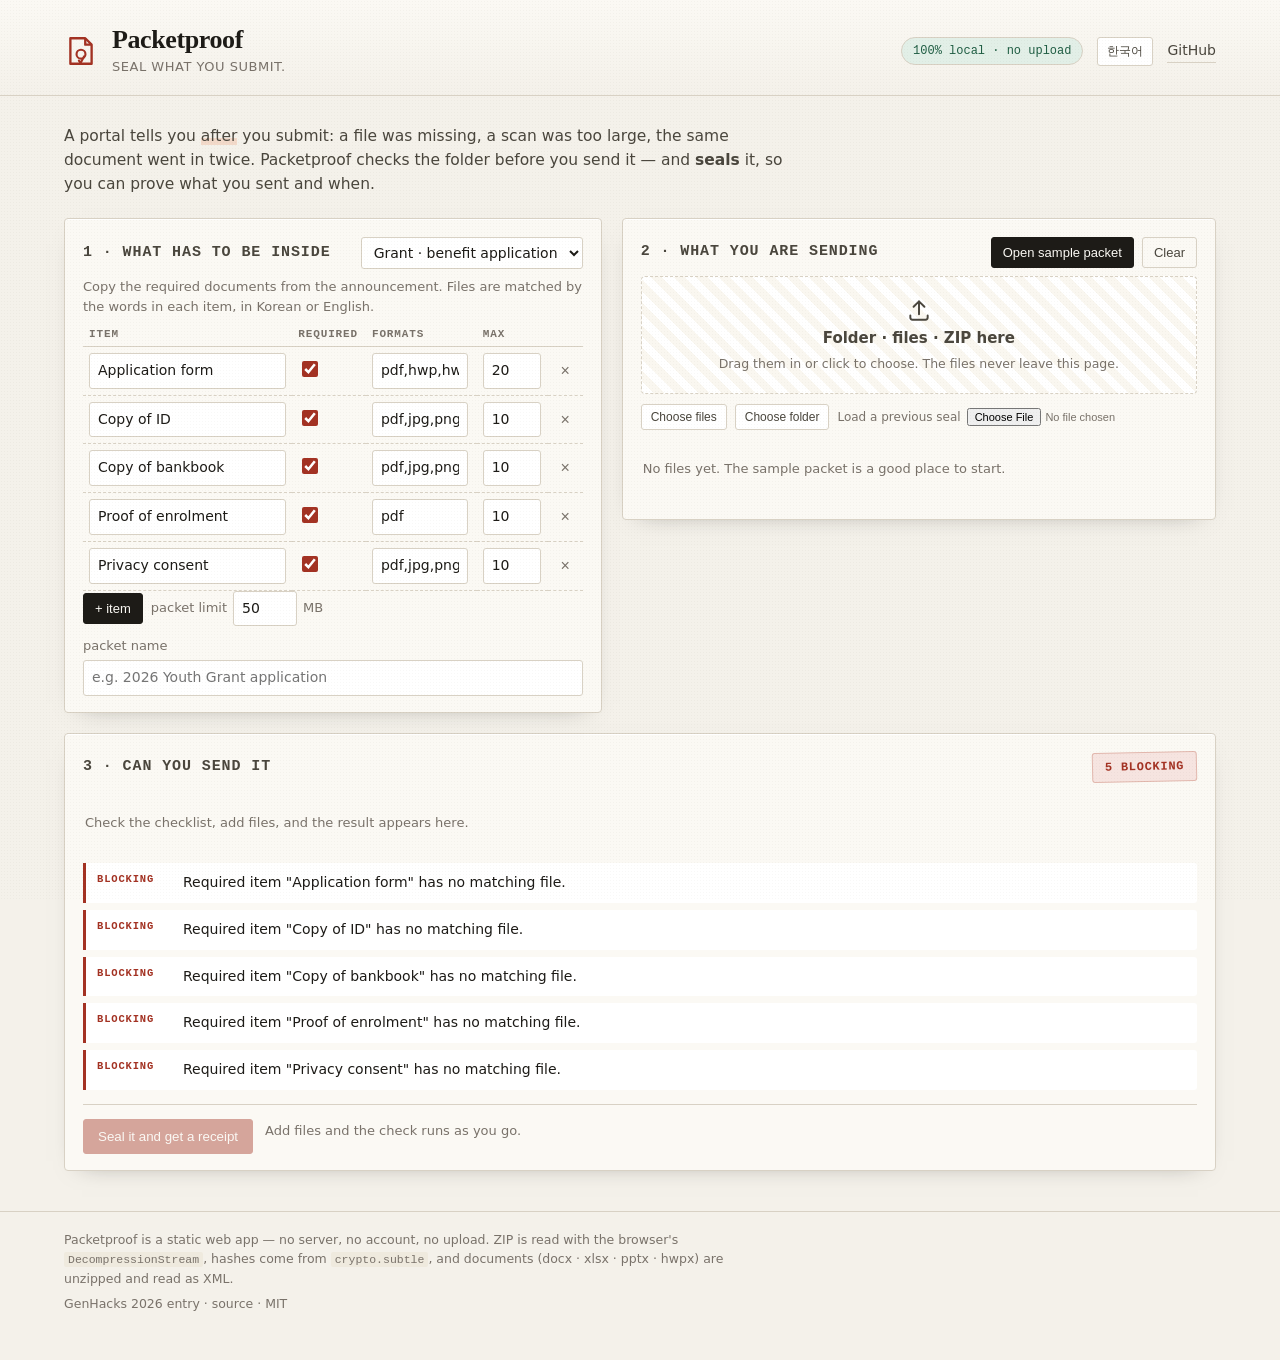
<file: docs/index.html>
<!doctype html>
<html lang="en">
<head>
<meta charset="utf-8" />
<meta name="viewport" content="width=device-width, initial-scale=1" />
<title>Packetproof — seal what you submit</title>
<meta name="description" content="Check a submission packet in the browser: missing files, wrong formats, duplicate attachments, leaked ID numbers — and seal a SHA-256 receipt. No upload, no server." />
<link rel="stylesheet" href="style.css" />
<link rel="icon" href="data:image/svg+xml,%3Csvg xmlns='http://www.w3.org/2000/svg' viewBox='0 0 32 32'%3E%3Crect width='32' height='32' fill='%23f4f1ea'/%3E%3Cpath d='M11 6h9l4 4v16H11z' fill='none' stroke='%23a33223' stroke-width='2'/%3E%3C/svg%3E" />
</head>
<body>
<header class="masthead">
  <div class="brand">
    <div class="mark" aria-hidden="true">
      <svg viewBox="0 0 32 32" width="34" height="34"><path d="M6 4h14l6 6v18H6z" fill="none" stroke="currentColor" stroke-width="2.2" stroke-linejoin="round"/><path d="M20 4v6h6" fill="none" stroke="currentColor" stroke-width="2.2" stroke-linejoin="round"/><circle cx="16" cy="19" r="4.2" fill="none" stroke="currentColor" stroke-width="2"/><path d="M14 25l1.6 2.2L19 21" fill="none" stroke="currentColor" stroke-width="2" stroke-linecap="round"/></svg>
    </div>
    <div>
      <h1>Packetproof</h1>
      <p class="tagline" data-i18n="tagline">Seal what you submit.</p>
    </div>
  </div>
  <div class="brand-right">
    <span class="pill" id="privacy-pill" data-i18n="privacy">100% local · no upload</span>
    <button class="btn tiny lang" id="lang-btn" type="button">한국어</button>
    <a class="ghost-link" href="https://github.com/qkrrkdhzdl-arch/packetproof" target="_blank" rel="noopener">GitHub</a>
  </div>
</header>

<main>
  <section class="intro">
    <p data-i18n-html="intro"></p>
  </section>

  <div class="grid">
    <!-- checklist -->
    <section class="card" id="checklist-card">
      <div class="card-head">
        <h2 data-i18n="step1">1 · what has to be inside</h2>
        <select id="preset-select" aria-label="checklist preset"></select>
      </div>
      <p class="hint" data-i18n="step1hint"></p>
      <div class="table-wrap">
        <table class="checklist" id="checklist-table">
          <thead>
            <tr>
              <th data-i18n="colItem">item</th>
              <th data-i18n="colReq">required</th>
              <th data-i18n="colExt">formats</th>
              <th data-i18n="colMax">max</th>
              <th></th>
            </tr>
          </thead>
          <tbody></tbody>
        </table>
      </div>
      <div class="row-actions">
        <button class="btn small" id="add-item" data-i18n="addItem">+ item</button>
        <label class="total-field"><span data-i18n="totalLimit">packet limit</span>
          <input type="number" id="total-mb" min="1" max="2000" step="1" /> MB
        </label>
      </div>
      <div class="packet-name">
        <label><span data-i18n="packetName">packet name</span>
          <input type="text" id="packet-name" data-i18n-ph="packetPlaceholder" placeholder="e.g. 2026 Youth Grant application" />
        </label>
      </div>
    </section>

    <!-- files -->
    <section class="card" id="files-card">
      <div class="card-head">
        <h2 data-i18n="step2">2 · what you are sending</h2>
        <div class="row-actions">
          <button class="btn small" id="sample-btn" data-i18n="sample">Open sample packet</button>
          <button class="btn small ghost" id="clear-btn" data-i18n="clear">Clear</button>
        </div>
      </div>
      <div id="dropzone" class="dropzone" tabindex="0" role="button" aria-label="drop files, a folder or a ZIP">
        <div class="dz-inner">
          <svg viewBox="0 0 24 24" width="26" height="26" aria-hidden="true"><path d="M12 16V4m0 0L7 9m5-5l5 5M4 17v2a2 2 0 002 2h12a2 2 0 002-2v-2" fill="none" stroke="currentColor" stroke-width="1.8" stroke-linecap="round" stroke-linejoin="round"/></svg>
          <strong data-i18n="dzTitle">Folder · files · ZIP here</strong>
          <span data-i18n="dzSub"></span>
        </div>
        <input type="file" id="file-input" multiple hidden />
        <input type="file" id="folder-input" webkitdirectory directory multiple hidden />
      </div>
      <div class="row-actions sub">
        <button class="btn tiny" id="pick-files" data-i18n="pickFiles">Choose files</button>
        <button class="btn tiny" id="pick-folder" data-i18n="pickFolder">Choose folder</button>
        <label class="tiny-label"><span data-i18n="prevSeal">Load a previous seal</span> <input type="file" id="prev-manifest" accept="application/json" /></label>
      </div>
      <div id="files-list" class="files"></div>
    </section>
  </div>

  <!-- verdict -->
  <section class="card" id="result-card">
    <div class="card-head">
      <h2 data-i18n="step3">3 · can you send it</h2>
      <div class="verdict-badge" id="verdict" data-state="empty">waiting</div>
    </div>
    <div id="findings" class="findings"></div>
    <div class="seal-row">
      <button class="btn primary" id="seal-btn" disabled data-i18n="seal">Seal it and get a receipt</button>
      <span class="hint" id="seal-hint"></span>
    </div>
    <div id="receipt" class="receipt" hidden></div>
  </section>
</main>

<footer>
  <p data-i18n-html="footer1"></p>
  <p class="muted"><span data-i18n="footer2">GenHacks 2026 entry · source · MIT</span></p>
</footer>

<script type="module" src="app.js"></script>
</body>
</html>
</file>
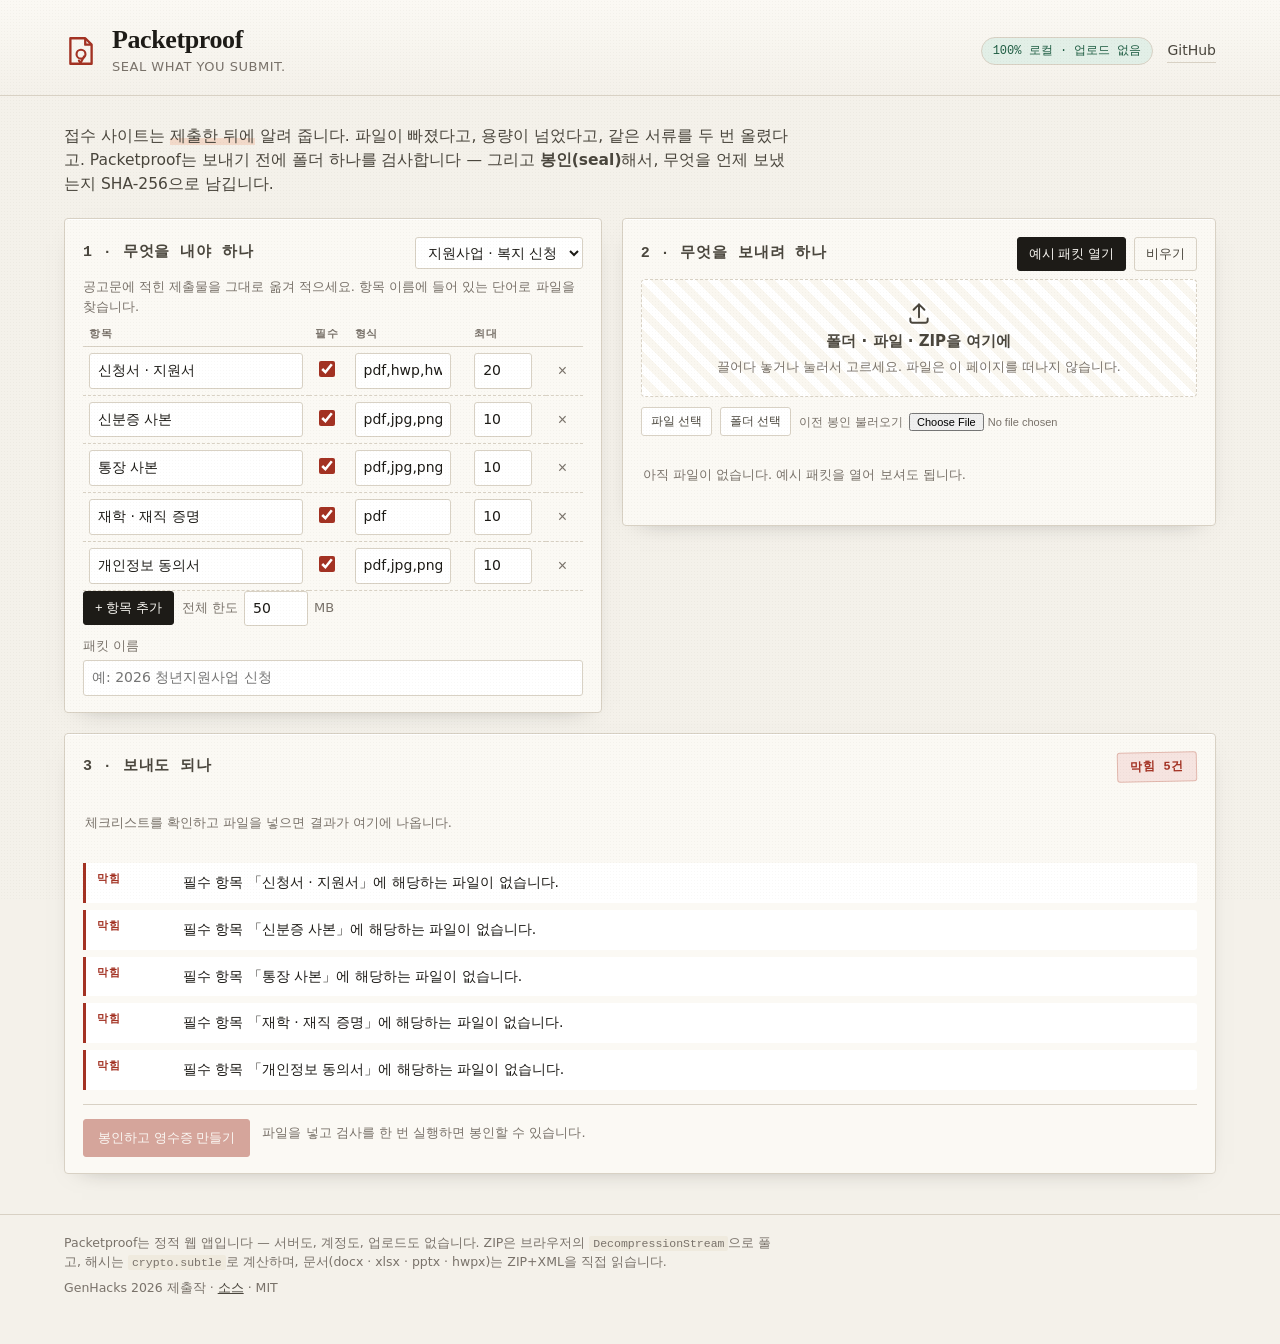
<file: web/index.html>
<!doctype html>
<html lang="ko">
<head>
<meta charset="utf-8" />
<meta name="viewport" content="width=device-width, initial-scale=1" />
<title>Packetproof — seal what you submit</title>
<meta name="description" content="Check a submission packet in the browser: missing files, wrong formats, duplicate attachments, leaked ID numbers — and seal a SHA-256 receipt. No upload, no server." />
<link rel="stylesheet" href="style.css" />
<link rel="icon" href="data:image/svg+xml,%3Csvg xmlns='http://www.w3.org/2000/svg' viewBox='0 0 32 32'%3E%3Crect width='32' height='32' fill='%23f4f1ea'/%3E%3Cpath d='M11 6h9l4 4v16H11z' fill='none' stroke='%23a33223' stroke-width='2'/%3E%3C/svg%3E" />
</head>
<body>
<header class="masthead">
  <div class="brand">
    <div class="mark" aria-hidden="true">
      <svg viewBox="0 0 32 32" width="34" height="34"><path d="M6 4h14l6 6v18H6z" fill="none" stroke="currentColor" stroke-width="2.2" stroke-linejoin="round"/><path d="M20 4v6h6" fill="none" stroke="currentColor" stroke-width="2.2" stroke-linejoin="round"/><circle cx="16" cy="19" r="4.2" fill="none" stroke="currentColor" stroke-width="2"/><path d="M14 25l1.6 2.2L19 21" fill="none" stroke="currentColor" stroke-width="2" stroke-linecap="round"/></svg>
    </div>
    <div>
      <h1>Packetproof</h1>
      <p class="tagline">Seal what you submit.</p>
    </div>
  </div>
  <div class="brand-right">
    <span class="pill" id="privacy-pill" title="파일은 이 브라우저 밖으로 나가지 않습니다">100% 로컬 · 업로드 없음</span>
    <a class="ghost-link" href="https://github.com/qkrrkdhzdl-arch/packetproof" target="_blank" rel="noopener">GitHub</a>
  </div>
</header>

<main>
  <section class="intro">
    <p>
      접수 사이트는 <em>제출한 뒤에</em> 알려 줍니다. 파일이 빠졌다고, 용량이 넘었다고, 같은 서류를 두 번 올렸다고.
      Packetproof는 보내기 전에 폴더 하나를 검사합니다 — 그리고 <strong>봉인(seal)</strong>해서, 무엇을 언제 보냈는지 SHA-256으로 남깁니다.
    </p>
  </section>

  <div class="grid">
    <!-- ── 왼쪽: 체크리스트 ────────────────────────────────── -->
    <section class="card" id="checklist-card">
      <div class="card-head">
        <h2>1 · 무엇을 내야 하나</h2>
        <select id="preset-select" aria-label="체크리스트 프리셋"></select>
      </div>
      <p class="hint">공고문에 적힌 제출물을 그대로 옮겨 적으세요. 항목 이름에 들어 있는 단어로 파일을 찾습니다.</p>
      <div class="table-wrap">
        <table class="checklist" id="checklist-table">
          <thead>
            <tr><th>항목</th><th>필수</th><th>형식</th><th>최대</th><th></th></tr>
          </thead>
          <tbody></tbody>
        </table>
      </div>
      <div class="row-actions">
        <button class="btn small" id="add-item">+ 항목 추가</button>
        <label class="total-field">전체 한도
          <input type="number" id="total-mb" min="1" max="2000" step="1" /> MB
        </label>
      </div>
      <div class="packet-name">
        <label>패킷 이름 <input type="text" id="packet-name" placeholder="예: 2026 청년지원사업 신청" /></label>
      </div>
    </section>

    <!-- ── 오른쪽: 파일 ─────────────────────────────────── -->
    <section class="card" id="files-card">
      <div class="card-head">
        <h2>2 · 무엇을 보내려 하나</h2>
        <div class="row-actions">
          <button class="btn small" id="sample-btn">예시 패킷 열기</button>
          <button class="btn small ghost" id="clear-btn">비우기</button>
        </div>
      </div>
      <div id="dropzone" class="dropzone" tabindex="0" role="button" aria-label="파일·폴더·ZIP을 끌어다 놓거나 눌러서 선택">
        <div class="dz-inner">
          <svg viewBox="0 0 24 24" width="26" height="26" aria-hidden="true"><path d="M12 16V4m0 0L7 9m5-5l5 5M4 17v2a2 2 0 002 2h12a2 2 0 002-2v-2" fill="none" stroke="currentColor" stroke-width="1.8" stroke-linecap="round" stroke-linejoin="round"/></svg>
          <strong>폴더 · 파일 · ZIP을 여기에</strong>
          <span>끌어다 놓거나 눌러서 고르세요. 파일은 이 페이지를 떠나지 않습니다.</span>
        </div>
        <input type="file" id="file-input" multiple hidden />
        <input type="file" id="folder-input" webkitdirectory directory multiple hidden />
      </div>
      <div class="row-actions sub">
        <button class="btn tiny" id="pick-files">파일 선택</button>
        <button class="btn tiny" id="pick-folder">폴더 선택</button>
        <label class="tiny-label">이전 봉인 불러오기 <input type="file" id="prev-manifest" accept="application/json" /></label>
      </div>
      <div id="files-list" class="files"></div>
    </section>
  </div>

  <!-- ── 결과 ─────────────────────────────────────────── -->
  <section class="card" id="result-card">
    <div class="card-head">
      <h2>3 · 보내도 되나</h2>
      <div class="verdict-badge" id="verdict" data-state="empty">검사 대기</div>
    </div>
    <div id="findings" class="findings"></div>
    <div class="seal-row">
      <button class="btn primary" id="seal-btn" disabled>봉인하고 영수증 만들기</button>
      <span class="hint" id="seal-hint">파일을 넣고 검사를 한 번 실행하면 봉인할 수 있습니다.</span>
    </div>
    <div id="receipt" class="receipt" hidden></div>
  </section>
</main>

<footer>
  <p>
    Packetproof는 정적 웹 앱입니다 — 서버도, 계정도, 업로드도 없습니다.
    ZIP은 브라우저의 <code>DecompressionStream</code>으로 풀고, 해시는 <code>crypto.subtle</code>로 계산하며,
    문서(docx · xlsx · pptx · hwpx)는 ZIP+XML을 직접 읽습니다.
  </p>
  <p class="muted">GenHacks 2026 제출작 · <a href="https://github.com/qkrrkdhzdl-arch/packetproof">소스</a> · MIT</p>
</footer>

<script type="module" src="app.js"></script>
</body>
</html>
</file>
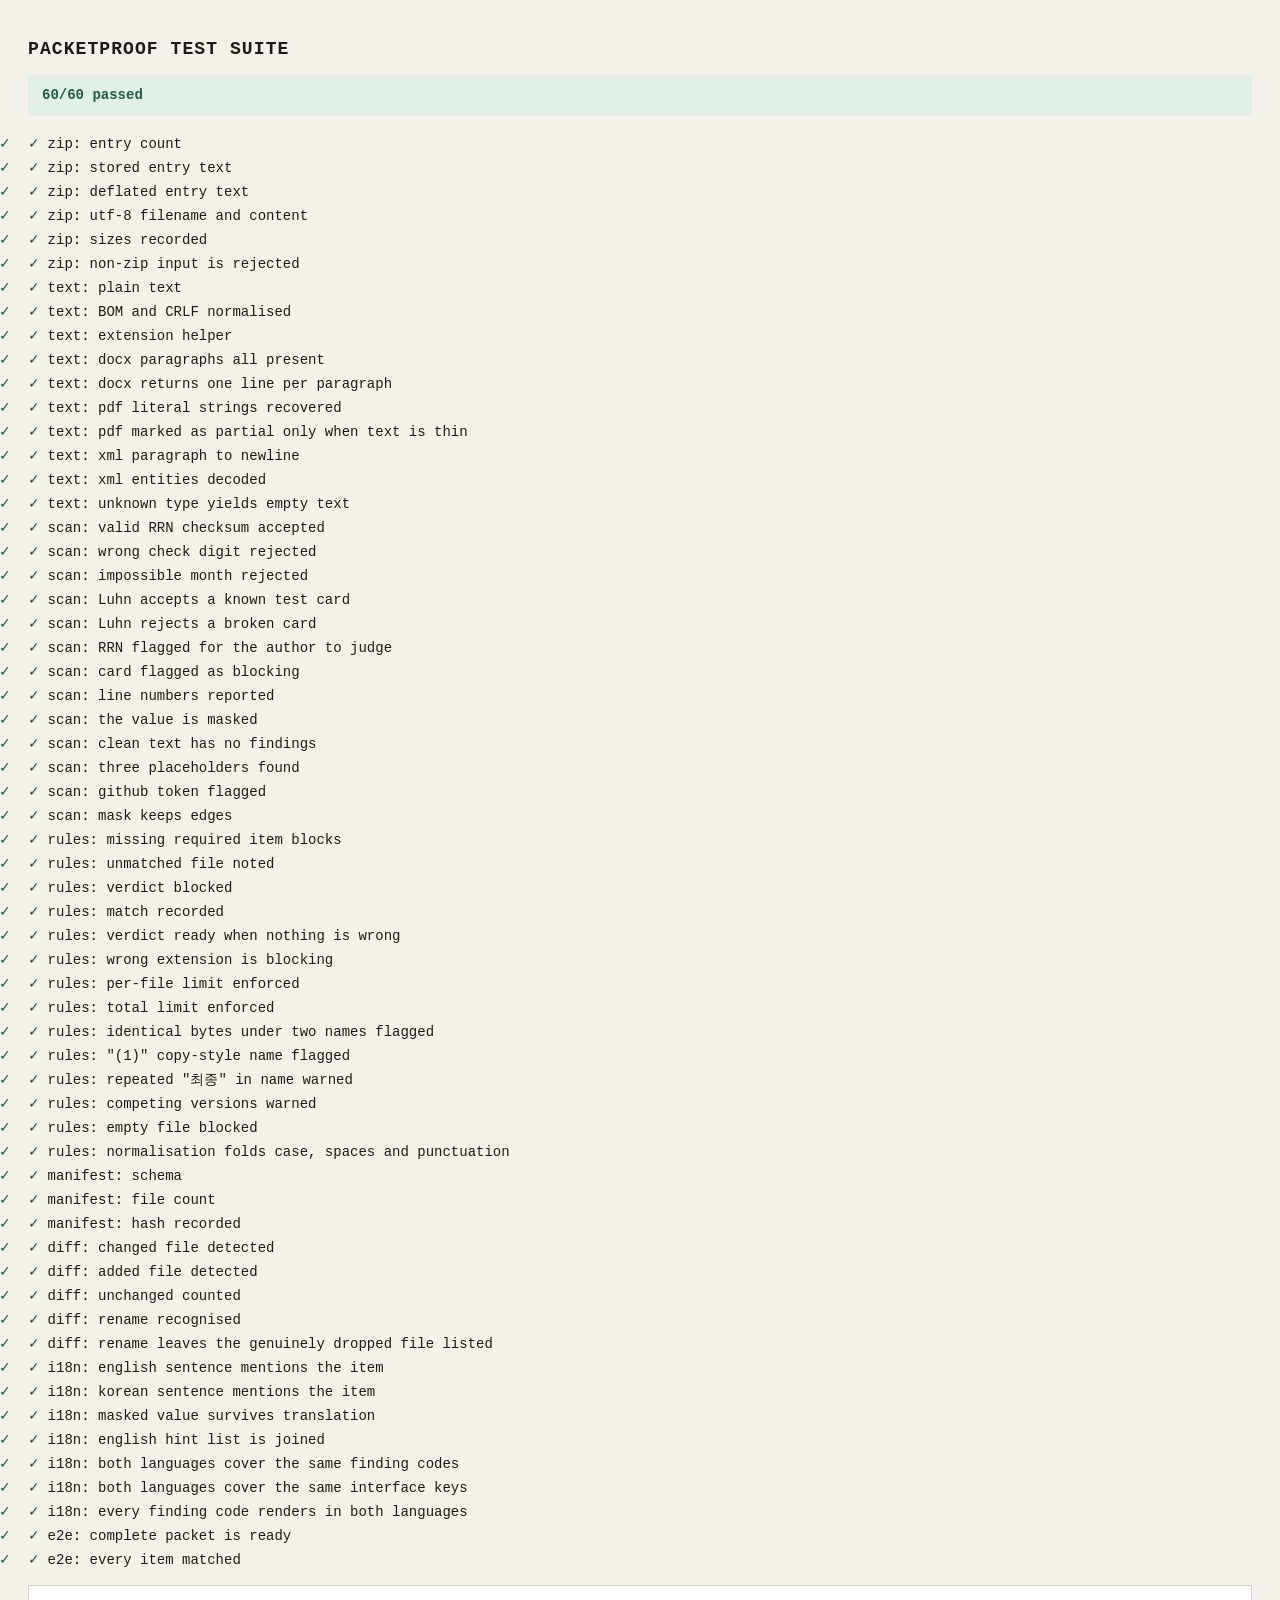
<file: docs/tests.html>
<!doctype html>
<html lang="en">
<head>
<meta charset="utf-8" />
<title>Packetproof · tests</title>
<link rel="icon" href="data:image/svg+xml,%3Csvg xmlns='http://www.w3.org/2000/svg' viewBox='0 0 32 32'%3E%3Crect width='32' height='32' fill='%23f4f1ea'/%3E%3C/svg%3E" />
<style>
  body { font: 14px/1.5 ui-monospace, monospace; background: #f4f1ea; color: #1d1b17; margin: 0; padding: 24px 28px 60px; }
  h1 { font-size: 18px; letter-spacing: .06em; text-transform: uppercase; }
  .summary { padding: 10px 14px; border-radius: 4px; margin: 12px 0 18px; font-weight: 600; }
  .ok { background: #e2efe7; color: #1f5d43; }
  .fail { background: #f6e4e0; color: #a33223; }
  li { margin: 3px 0; }
  .pass::marker { content: "✓  "; color: #1f5d43; }
  .fail-item::marker { content: "✗  "; color: #a33223; }
  ul { list-style: none; padding: 0; }
  li::before { display: inline-block; width: 1.4em; }
  li.pass::before { content: "✓"; color: #1f5d43; }
  li.fail-item::before { content: "✗"; color: #a33223; }
  pre { background: #fff; border: 1px solid #d8d1c4; padding: 10px; overflow: auto; }
</style>
</head>
<body>
<h1>Packetproof test suite</h1>
<div id="summary" class="summary">running…</div>
<ul id="list"></ul>
<pre id="detail"></pre>
<script type="module" src="tests.js"></script>
</body>
</html>
</file>
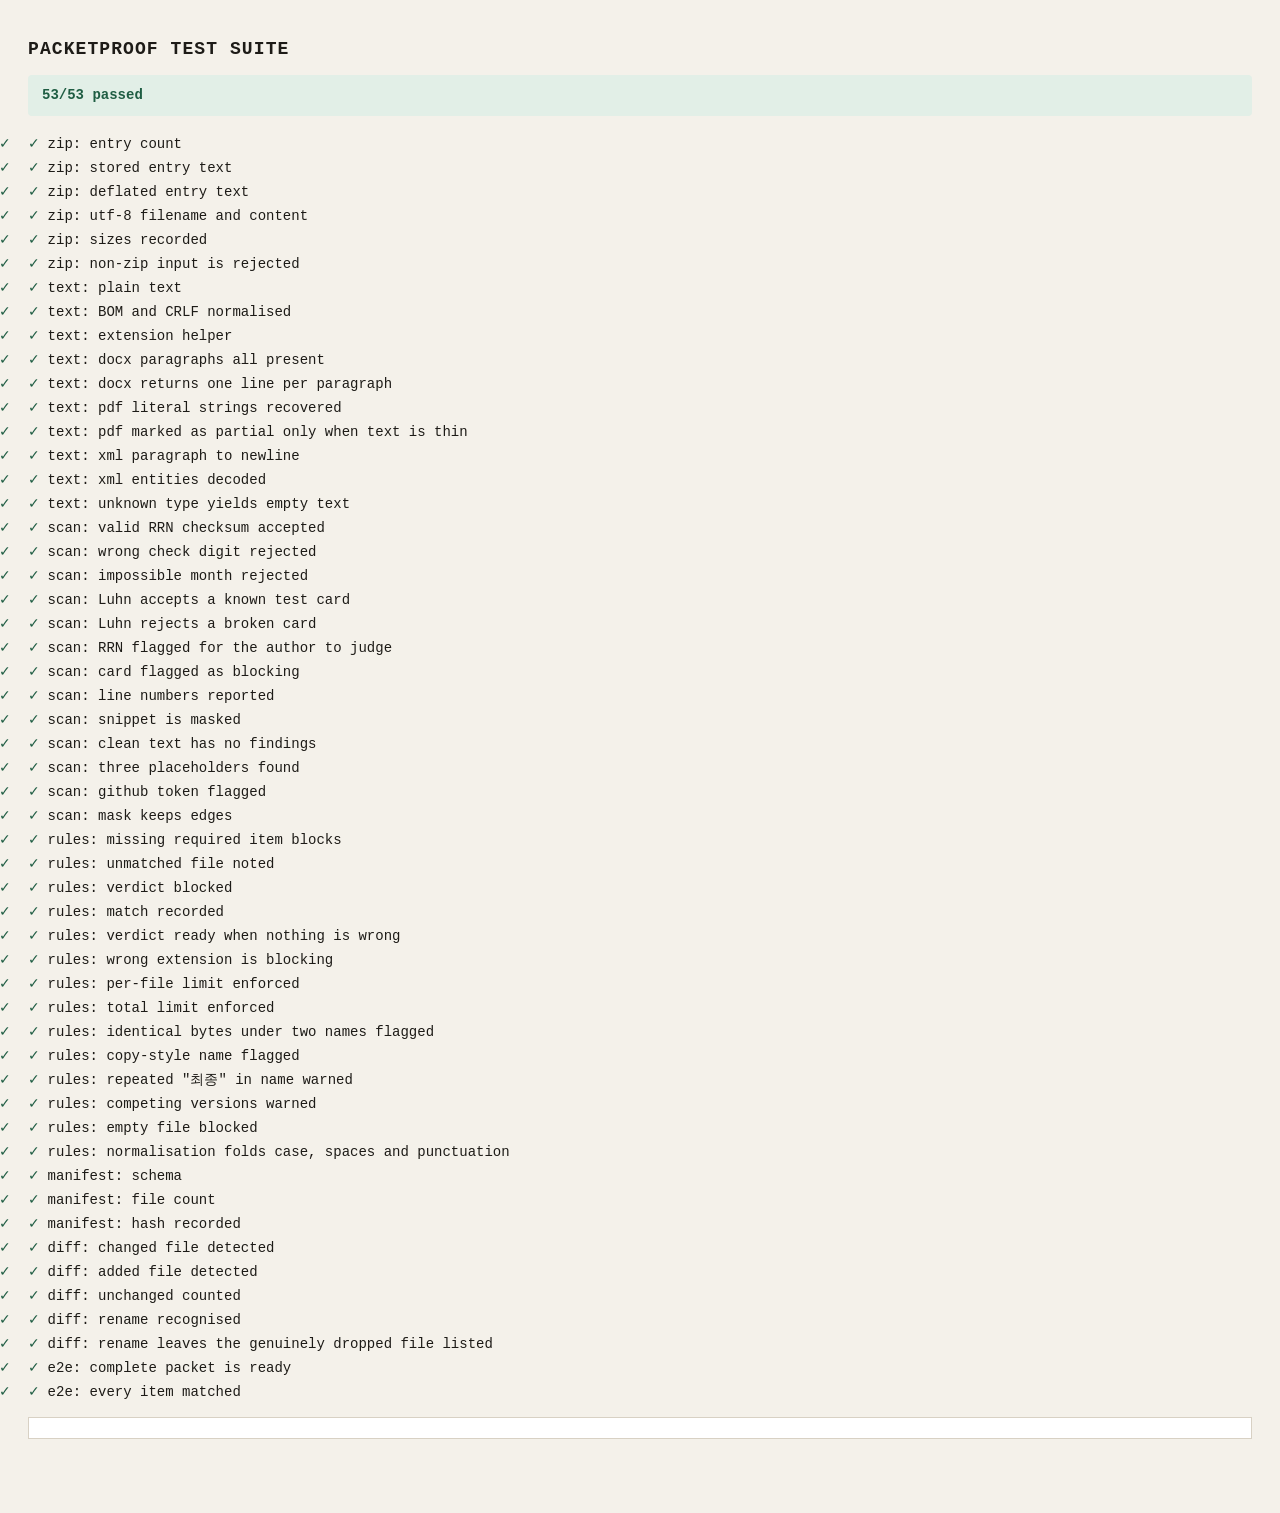
<file: web/tests.html>
<!doctype html>
<html lang="en">
<head>
<meta charset="utf-8" />
<title>Packetproof · tests</title>
<style>
  body { font: 14px/1.5 ui-monospace, monospace; background: #f4f1ea; color: #1d1b17; margin: 0; padding: 24px 28px 60px; }
  h1 { font-size: 18px; letter-spacing: .06em; text-transform: uppercase; }
  .summary { padding: 10px 14px; border-radius: 4px; margin: 12px 0 18px; font-weight: 600; }
  .ok { background: #e2efe7; color: #1f5d43; }
  .fail { background: #f6e4e0; color: #a33223; }
  li { margin: 3px 0; }
  .pass::marker { content: "✓  "; color: #1f5d43; }
  .fail-item::marker { content: "✗  "; color: #a33223; }
  ul { list-style: none; padding: 0; }
  li::before { display: inline-block; width: 1.4em; }
  li.pass::before { content: "✓"; color: #1f5d43; }
  li.fail-item::before { content: "✗"; color: #a33223; }
  pre { background: #fff; border: 1px solid #d8d1c4; padding: 10px; overflow: auto; }
</style>
</head>
<body>
<h1>Packetproof test suite</h1>
<div id="summary" class="summary">running…</div>
<ul id="list"></ul>
<pre id="detail"></pre>
<script type="module" src="tests.js"></script>
</body>
</html>
</file>
<file: docs/style.css>
:root {
  --paper: #f4f1ea;
  --paper-2: #fbf9f4;
  --ink: #1d1b17;
  --ink-2: #4a463d;
  --ink-3: #79726a;
  --rule: #d8d1c4;
  --stamp: #a33223;
  --stamp-soft: #f6e4e0;
  --warn: #8a5a12;
  --warn-soft: #f8efd9;
  --ok: #1f5d43;
  --ok-soft: #e2efe7;
  --accent: #2c3d8f;
  --mono: ui-monospace, SFMono-Regular, "SF Mono", Menlo, Consolas, monospace;
}

* { box-sizing: border-box; }

html, body {
  margin: 0;
  padding: 0;
  background: var(--paper);
  color: var(--ink);
  font: 400 16px/1.55 "Inter", -apple-system, BlinkMacSystemFont, "Segoe UI", "Apple SD Gothic Neo", "Malgun Gothic", system-ui, sans-serif;
  -webkit-font-smoothing: antialiased;
}

body::before {
  content: "";
  position: fixed;
  inset: 0;
  pointer-events: none;
  background-image: radial-gradient(rgba(29, 27, 23, .032) 1px, transparent 1px);
  background-size: 3px 3px;
  z-index: 100;
}

.masthead {
  display: flex;
  align-items: center;
  justify-content: space-between;
  gap: 16px;
  padding: 26px clamp(18px, 5vw, 64px) 18px;
  border-bottom: 1px solid var(--rule);
  background: linear-gradient(180deg, var(--paper-2), var(--paper));
}

.brand { display: flex; align-items: center; gap: 14px; }
.mark { color: var(--stamp); display: grid; place-items: center; }
.masthead h1 {
  margin: 0;
  font: 600 26px/1.1 "Iowan Old Style", "Palatino Linotype", Palatino, Georgia, serif;
  letter-spacing: -.015em;
}
.tagline { margin: 2px 0 0; color: var(--ink-3); font-size: 13px; letter-spacing: .04em; text-transform: uppercase; }
.brand-right { display: flex; align-items: center; gap: 14px; }
.pill {
  font: 500 12px/1 var(--mono);
  padding: 7px 11px;
  border: 1px solid var(--rule);
  border-radius: 999px;
  color: var(--ok);
  background: var(--ok-soft);
  white-space: nowrap;
}
.btn.lang { background: #fff; color: var(--ink-2); border-color: var(--rule); font-size: 12px; padding: 6px 10px; }
.btn.lang:hover { border-color: var(--ink-3); color: var(--ink); }
.ghost-link { color: var(--ink-2); font-size: 14px; text-decoration: none; border-bottom: 1px solid var(--rule); }
.ghost-link:hover { border-color: var(--ink); }

main { padding: 22px clamp(18px, 5vw, 64px) 40px; max-width: 1280px; margin: 0 auto; }

.intro p { max-width: 74ch; margin: 6px 0 22px; color: var(--ink-2); font-size: 15.5px; }
.intro em { font-style: normal; background: linear-gradient(transparent 62%, #f2d9c9 62%); }

.grid { display: grid; grid-template-columns: minmax(0, 0.95fr) minmax(0, 1.05fr); gap: 20px; align-items: start; }
@media (max-width: 900px) { .grid { grid-template-columns: minmax(0, 1fr); } }

.card {
  background: var(--paper-2);
  border: 1px solid var(--rule);
  border-radius: 4px;
  padding: 18px 18px 16px;
  box-shadow: 0 1px 0 #fff inset, 0 8px 24px -18px rgba(29, 27, 23, .5);
}
#result-card { margin-top: 20px; }
.card-head { display: flex; align-items: center; justify-content: space-between; gap: 12px; margin-bottom: 8px; }
.card-head h2 {
  margin: 0;
  font: 600 15px/1.2 var(--mono);
  letter-spacing: .06em;
  text-transform: uppercase;
  color: var(--ink-2);
}
.hint { color: var(--ink-3); font-size: 13px; margin: 2px 0 12px; }

select, input[type="text"], input[type="number"] {
  font: inherit;
  font-size: 14px;
  color: var(--ink);
  background: #fff;
  border: 1px solid var(--rule);
  border-radius: 3px;
  padding: 6px 8px;
}
select:focus-visible, input:focus-visible, button:focus-visible, .dropzone:focus-visible {
  outline: 2px solid var(--accent);
  outline-offset: 2px;
}

.table-wrap { overflow-x: auto; }
.checklist { width: 100%; border-collapse: collapse; font-size: 14px; }
.checklist th {
  text-align: left;
  font: 600 11px/1 var(--mono);
  letter-spacing: .08em;
  text-transform: uppercase;
  color: var(--ink-3);
  padding: 0 6px 6px;
  border-bottom: 1px solid var(--rule);
}
.checklist td { padding: 6px 6px; border-bottom: 1px dashed var(--rule); vertical-align: middle; }
.checklist td input[type="text"] { width: 100%; }
.checklist td input.ext { width: 96px; }
.checklist td input.num { width: 58px; }
.checklist .req input { width: 16px; height: 16px; accent-color: var(--stamp); }
.icon-btn {
  border: 0; background: none; color: var(--ink-3); cursor: pointer;
  font-size: 16px; line-height: 1; padding: 4px 6px; border-radius: 3px;
}
.icon-btn:hover { color: var(--stamp); background: var(--stamp-soft); }

.row-actions { display: flex; gap: 8px; align-items: center; flex-wrap: wrap; }
.row-actions.sub { margin: 10px 0 4px; }
.total-field { font-size: 13px; color: var(--ink-3); display: flex; align-items: center; gap: 6px; }
.total-field input { width: 64px; }
.tiny-label { font-size: 12px; color: var(--ink-3); display: flex; align-items: center; gap: 6px; }
.tiny-label input { font-size: 11px; max-width: 190px; }
input[type="file"] { font-size: 11px; max-width: 176px; color: var(--ink-3); }
.packet-name { margin-top: 10px; font-size: 13px; color: var(--ink-3); }
.packet-name input { width: 100%; margin-top: 4px; }

.btn {
  font: 500 14px/1 inherit;
  padding: 9px 14px;
  border-radius: 3px;
  border: 1px solid var(--ink);
  background: var(--ink);
  color: var(--paper-2);
  cursor: pointer;
  transition: transform .06s ease, background .15s ease;
}
.btn:hover { background: #2b2823; }
.btn:active { transform: translateY(1px); }
.btn.primary { background: var(--stamp); border-color: var(--stamp); }
.btn.primary:hover { background: #8d2a1d; }
.btn:disabled { opacity: .42; cursor: not-allowed; }
.btn.small { font-size: 13px; padding: 7px 11px; }
.btn.tiny { font-size: 12px; padding: 5px 9px; background: #fff; color: var(--ink-2); border-color: var(--rule); }
.btn.tiny:hover { color: var(--ink); border-color: var(--ink-3); background: #fff; }
.btn.ghost { background: transparent; color: var(--ink-2); border-color: var(--rule); }

.dropzone {
  border: 1.5px dashed var(--rule);
  border-radius: 4px;
  background:
    repeating-linear-gradient(45deg, #fff 0 8px, #faf7f0 8px 16px);
  padding: 20px 16px;
  text-align: center;
  cursor: pointer;
  transition: border-color .15s ease, background .15s ease;
}
.dropzone.drag { border-color: var(--stamp); background: var(--stamp-soft); }
.dz-inner { display: grid; gap: 4px; justify-items: center; color: var(--ink-2); }
.dz-inner strong { font-size: 15px; }
.dz-inner span { font-size: 12.5px; color: var(--ink-3); }

.files { display: grid; gap: 4px; margin-top: 6px; max-height: 300px; overflow: auto; }
.file-row {
  display: grid;
  grid-template-columns: 1fr auto auto auto;
  gap: 10px;
  align-items: center;
  padding: 6px 8px;
  border: 1px solid var(--rule);
  border-radius: 3px;
  background: #fff;
  font-size: 13px;
}
.file-row .fname { font-family: var(--mono); font-size: 12.5px; overflow: hidden; text-overflow: ellipsis; white-space: nowrap; }
.file-row .fmeta { color: var(--ink-3); font-size: 11.5px; font-family: var(--mono); white-space: nowrap; }
.file-row .ftag {
  font-size: 10.5px; letter-spacing: .04em; text-transform: uppercase;
  padding: 2px 6px; border-radius: 999px; border: 1px solid var(--rule); color: var(--ink-3); white-space: nowrap;
}
.file-del { font-size: 15px; padding: 2px 6px; }
.file-row.matched .ftag { color: var(--ok); border-color: #b9d6c5; background: var(--ok-soft); }
.file-row.unmatched .ftag { color: var(--warn); border-color: #e3cea1; background: var(--warn-soft); }
.file-empty { color: var(--ink-3); font-size: 13px; padding: 10px 2px; }

.verdict-badge {
  font: 600 12px/1 var(--mono);
  letter-spacing: .06em;
  text-transform: uppercase;
  padding: 8px 12px;
  border-radius: 3px;
  border: 1px solid var(--rule);
  color: var(--ink-3);
  background: #fff;
  transform: rotate(-1.2deg);
}
.verdict-badge[data-state="ready"] { color: var(--ok); border-color: #b9d6c5; background: var(--ok-soft); }
.verdict-badge[data-state="warnings"] { color: var(--warn); border-color: #e3cea1; background: var(--warn-soft); }
.verdict-badge[data-state="blocked"] { color: var(--stamp); border-color: #e2b7ad; background: var(--stamp-soft); }

.findings { display: grid; gap: 7px; margin: 4px 0 14px; }
.finding {
  display: grid;
  grid-template-columns: 74px 1fr;
  gap: 12px;
  padding: 9px 11px;
  border-left: 3px solid var(--rule);
  background: #fff;
  border-radius: 0 3px 3px 0;
  font-size: 14px;
}
.finding .sev {
  font: 600 10.5px/1.4 var(--mono);
  letter-spacing: .08em;
  text-transform: uppercase;
  color: var(--ink-3);
}
.finding .what { color: var(--ink); }
.finding .where { color: var(--ink-3); font-family: var(--mono); font-size: 11.5px; margin-top: 3px; }
.finding.block { border-left-color: var(--stamp); }
.finding.block .sev { color: var(--stamp); }
.finding.warn { border-left-color: #c9902c; }
.finding.warn .sev { color: var(--warn); }
.finding note .sev, .finding.note .sev { color: var(--ink-3); }
.all-clear {
  display: grid;
  gap: 4px;
  padding: 16px;
  border: 1px solid #b9d6c5;
  background: var(--ok-soft);
  border-radius: 4px;
  color: var(--ok);
  font-size: 14px;
}

.seal-row { display: flex; align-items: center; gap: 12px; flex-wrap: wrap; border-top: 1px solid var(--rule); padding-top: 14px; }

.receipt {
  margin-top: 16px;
  background: #fff;
  border: 1px solid var(--rule);
  border-top: 3px double var(--ink-3);
  padding: 16px;
  border-radius: 2px;
}
.receipt h3 {
  margin: 0 0 8px;
  font: 600 13px/1.2 var(--mono);
  letter-spacing: .1em;
  text-transform: uppercase;
  color: var(--ink-2);
}
.receipt pre {
  margin: 0;
  font: 400 11.5px/1.6 var(--mono);
  white-space: pre-wrap;
  word-break: break-all;
  color: var(--ink-2);
  max-height: 280px;
  overflow: auto;
}
.receipt .stamp {
  display: inline-block;
  margin: 10px 0 2px;
  padding: 4px 10px;
  border: 2px solid var(--stamp);
  color: var(--stamp);
  font: 700 12px/1 var(--mono);
  letter-spacing: .18em;
  transform: rotate(-3deg);
  opacity: .85;
}
.receipt .diff { margin-top: 12px; border-top: 1px dashed var(--rule); padding-top: 10px; font-size: 13px; }
.receipt .diff ul { margin: 6px 0 0; padding-left: 18px; color: var(--ink-2); }

footer {
  border-top: 1px solid var(--rule);
  padding: 18px clamp(18px, 5vw, 64px) 40px;
  color: var(--ink-3);
  font-size: 12.5px;
  max-width: 1280px;
  margin: 0 auto;
}
footer p { max-width: 90ch; margin: 0 0 6px; }
footer code { font-family: var(--mono); font-size: 11.5px; background: #efeade; padding: 1px 4px; border-radius: 2px; }
.muted { color: var(--ink-3); }
footer a { color: var(--ink-2); }

.sr-only { position: absolute; width: 1px; height: 1px; overflow: hidden; clip: rect(0 0 0 0); }
</file>
<file: web/style.css>
:root {
  --paper: #f4f1ea;
  --paper-2: #fbf9f4;
  --ink: #1d1b17;
  --ink-2: #4a463d;
  --ink-3: #79726a;
  --rule: #d8d1c4;
  --stamp: #a33223;
  --stamp-soft: #f6e4e0;
  --warn: #8a5a12;
  --warn-soft: #f8efd9;
  --ok: #1f5d43;
  --ok-soft: #e2efe7;
  --accent: #2c3d8f;
  --mono: ui-monospace, SFMono-Regular, "SF Mono", Menlo, Consolas, monospace;
}

* { box-sizing: border-box; }

html, body {
  margin: 0;
  padding: 0;
  background: var(--paper);
  color: var(--ink);
  font: 400 16px/1.55 "Inter", -apple-system, BlinkMacSystemFont, "Segoe UI", "Apple SD Gothic Neo", "Malgun Gothic", system-ui, sans-serif;
  -webkit-font-smoothing: antialiased;
}

body::before {
  content: "";
  position: fixed;
  inset: 0;
  pointer-events: none;
  background-image: radial-gradient(rgba(29, 27, 23, .032) 1px, transparent 1px);
  background-size: 3px 3px;
  z-index: 100;
}

.masthead {
  display: flex;
  align-items: center;
  justify-content: space-between;
  gap: 16px;
  padding: 26px clamp(18px, 5vw, 64px) 18px;
  border-bottom: 1px solid var(--rule);
  background: linear-gradient(180deg, var(--paper-2), var(--paper));
}

.brand { display: flex; align-items: center; gap: 14px; }
.mark { color: var(--stamp); display: grid; place-items: center; }
.masthead h1 {
  margin: 0;
  font: 600 26px/1.1 "Iowan Old Style", "Palatino Linotype", Palatino, Georgia, serif;
  letter-spacing: -.015em;
}
.tagline { margin: 2px 0 0; color: var(--ink-3); font-size: 13px; letter-spacing: .04em; text-transform: uppercase; }
.brand-right { display: flex; align-items: center; gap: 14px; }
.pill {
  font: 500 12px/1 var(--mono);
  padding: 7px 11px;
  border: 1px solid var(--rule);
  border-radius: 999px;
  color: var(--ok);
  background: var(--ok-soft);
  white-space: nowrap;
}
.ghost-link { color: var(--ink-2); font-size: 14px; text-decoration: none; border-bottom: 1px solid var(--rule); }
.ghost-link:hover { border-color: var(--ink); }

main { padding: 22px clamp(18px, 5vw, 64px) 40px; max-width: 1280px; margin: 0 auto; }

.intro p { max-width: 74ch; margin: 6px 0 22px; color: var(--ink-2); font-size: 15.5px; }
.intro em { font-style: normal; background: linear-gradient(transparent 62%, #f2d9c9 62%); }

.grid { display: grid; grid-template-columns: minmax(0, 0.95fr) minmax(0, 1.05fr); gap: 20px; align-items: start; }
@media (max-width: 900px) { .grid { grid-template-columns: minmax(0, 1fr); } }

.card {
  background: var(--paper-2);
  border: 1px solid var(--rule);
  border-radius: 4px;
  padding: 18px 18px 16px;
  box-shadow: 0 1px 0 #fff inset, 0 8px 24px -18px rgba(29, 27, 23, .5);
}
#result-card { margin-top: 20px; }
.card-head { display: flex; align-items: center; justify-content: space-between; gap: 12px; margin-bottom: 8px; }
.card-head h2 {
  margin: 0;
  font: 600 15px/1.2 var(--mono);
  letter-spacing: .06em;
  text-transform: uppercase;
  color: var(--ink-2);
}
.hint { color: var(--ink-3); font-size: 13px; margin: 2px 0 12px; }

select, input[type="text"], input[type="number"] {
  font: inherit;
  font-size: 14px;
  color: var(--ink);
  background: #fff;
  border: 1px solid var(--rule);
  border-radius: 3px;
  padding: 6px 8px;
}
select:focus-visible, input:focus-visible, button:focus-visible, .dropzone:focus-visible {
  outline: 2px solid var(--accent);
  outline-offset: 2px;
}

.table-wrap { overflow-x: auto; }
.checklist { width: 100%; border-collapse: collapse; font-size: 14px; }
.checklist th {
  text-align: left;
  font: 600 11px/1 var(--mono);
  letter-spacing: .08em;
  text-transform: uppercase;
  color: var(--ink-3);
  padding: 0 6px 6px;
  border-bottom: 1px solid var(--rule);
}
.checklist td { padding: 6px 6px; border-bottom: 1px dashed var(--rule); vertical-align: middle; }
.checklist td input[type="text"] { width: 100%; }
.checklist td input.ext { width: 96px; }
.checklist td input.num { width: 58px; }
.checklist .req input { width: 16px; height: 16px; accent-color: var(--stamp); }
.icon-btn {
  border: 0; background: none; color: var(--ink-3); cursor: pointer;
  font-size: 16px; line-height: 1; padding: 4px 6px; border-radius: 3px;
}
.icon-btn:hover { color: var(--stamp); background: var(--stamp-soft); }

.row-actions { display: flex; gap: 8px; align-items: center; flex-wrap: wrap; }
.row-actions.sub { margin: 10px 0 4px; }
.total-field { font-size: 13px; color: var(--ink-3); display: flex; align-items: center; gap: 6px; }
.total-field input { width: 64px; }
.tiny-label { font-size: 12px; color: var(--ink-3); display: flex; align-items: center; gap: 6px; }
.tiny-label input { font-size: 11px; max-width: 190px; }
input[type="file"] { font-size: 11px; max-width: 176px; color: var(--ink-3); }
.packet-name { margin-top: 10px; font-size: 13px; color: var(--ink-3); }
.packet-name input { width: 100%; margin-top: 4px; }

.btn {
  font: 500 14px/1 inherit;
  padding: 9px 14px;
  border-radius: 3px;
  border: 1px solid var(--ink);
  background: var(--ink);
  color: var(--paper-2);
  cursor: pointer;
  transition: transform .06s ease, background .15s ease;
}
.btn:hover { background: #2b2823; }
.btn:active { transform: translateY(1px); }
.btn.primary { background: var(--stamp); border-color: var(--stamp); }
.btn.primary:hover { background: #8d2a1d; }
.btn:disabled { opacity: .42; cursor: not-allowed; }
.btn.small { font-size: 13px; padding: 7px 11px; }
.btn.tiny { font-size: 12px; padding: 5px 9px; background: #fff; color: var(--ink-2); border-color: var(--rule); }
.btn.tiny:hover { color: var(--ink); border-color: var(--ink-3); background: #fff; }
.btn.ghost { background: transparent; color: var(--ink-2); border-color: var(--rule); }

.dropzone {
  border: 1.5px dashed var(--rule);
  border-radius: 4px;
  background:
    repeating-linear-gradient(45deg, #fff 0 8px, #faf7f0 8px 16px);
  padding: 20px 16px;
  text-align: center;
  cursor: pointer;
  transition: border-color .15s ease, background .15s ease;
}
.dropzone.drag { border-color: var(--stamp); background: var(--stamp-soft); }
.dz-inner { display: grid; gap: 4px; justify-items: center; color: var(--ink-2); }
.dz-inner strong { font-size: 15px; }
.dz-inner span { font-size: 12.5px; color: var(--ink-3); }

.files { display: grid; gap: 4px; margin-top: 6px; max-height: 300px; overflow: auto; }
.file-row {
  display: grid;
  grid-template-columns: 1fr auto auto auto;
  gap: 10px;
  align-items: center;
  padding: 6px 8px;
  border: 1px solid var(--rule);
  border-radius: 3px;
  background: #fff;
  font-size: 13px;
}
.file-row .fname { font-family: var(--mono); font-size: 12.5px; overflow: hidden; text-overflow: ellipsis; white-space: nowrap; }
.file-row .fmeta { color: var(--ink-3); font-size: 11.5px; font-family: var(--mono); white-space: nowrap; }
.file-row .ftag {
  font-size: 10.5px; letter-spacing: .04em; text-transform: uppercase;
  padding: 2px 6px; border-radius: 999px; border: 1px solid var(--rule); color: var(--ink-3); white-space: nowrap;
}
.file-del { font-size: 15px; padding: 2px 6px; }
.file-row.matched .ftag { color: var(--ok); border-color: #b9d6c5; background: var(--ok-soft); }
.file-row.unmatched .ftag { color: var(--warn); border-color: #e3cea1; background: var(--warn-soft); }
.file-empty { color: var(--ink-3); font-size: 13px; padding: 10px 2px; }

.verdict-badge {
  font: 600 12px/1 var(--mono);
  letter-spacing: .06em;
  text-transform: uppercase;
  padding: 8px 12px;
  border-radius: 3px;
  border: 1px solid var(--rule);
  color: var(--ink-3);
  background: #fff;
  transform: rotate(-1.2deg);
}
.verdict-badge[data-state="ready"] { color: var(--ok); border-color: #b9d6c5; background: var(--ok-soft); }
.verdict-badge[data-state="warnings"] { color: var(--warn); border-color: #e3cea1; background: var(--warn-soft); }
.verdict-badge[data-state="blocked"] { color: var(--stamp); border-color: #e2b7ad; background: var(--stamp-soft); }

.findings { display: grid; gap: 7px; margin: 4px 0 14px; }
.finding {
  display: grid;
  grid-template-columns: 74px 1fr;
  gap: 12px;
  padding: 9px 11px;
  border-left: 3px solid var(--rule);
  background: #fff;
  border-radius: 0 3px 3px 0;
  font-size: 14px;
}
.finding .sev {
  font: 600 10.5px/1.4 var(--mono);
  letter-spacing: .08em;
  text-transform: uppercase;
  color: var(--ink-3);
}
.finding .what { color: var(--ink); }
.finding .where { color: var(--ink-3); font-family: var(--mono); font-size: 11.5px; margin-top: 3px; }
.finding.block { border-left-color: var(--stamp); }
.finding.block .sev { color: var(--stamp); }
.finding.warn { border-left-color: #c9902c; }
.finding.warn .sev { color: var(--warn); }
.finding note .sev, .finding.note .sev { color: var(--ink-3); }
.all-clear {
  display: grid;
  gap: 4px;
  padding: 16px;
  border: 1px solid #b9d6c5;
  background: var(--ok-soft);
  border-radius: 4px;
  color: var(--ok);
  font-size: 14px;
}

.seal-row { display: flex; align-items: center; gap: 12px; flex-wrap: wrap; border-top: 1px solid var(--rule); padding-top: 14px; }

.receipt {
  margin-top: 16px;
  background: #fff;
  border: 1px solid var(--rule);
  border-top: 3px double var(--ink-3);
  padding: 16px;
  border-radius: 2px;
}
.receipt h3 {
  margin: 0 0 8px;
  font: 600 13px/1.2 var(--mono);
  letter-spacing: .1em;
  text-transform: uppercase;
  color: var(--ink-2);
}
.receipt pre {
  margin: 0;
  font: 400 11.5px/1.6 var(--mono);
  white-space: pre-wrap;
  word-break: break-all;
  color: var(--ink-2);
  max-height: 280px;
  overflow: auto;
}
.receipt .stamp {
  display: inline-block;
  margin: 10px 0 2px;
  padding: 4px 10px;
  border: 2px solid var(--stamp);
  color: var(--stamp);
  font: 700 12px/1 var(--mono);
  letter-spacing: .18em;
  transform: rotate(-3deg);
  opacity: .85;
}
.receipt .diff { margin-top: 12px; border-top: 1px dashed var(--rule); padding-top: 10px; font-size: 13px; }
.receipt .diff ul { margin: 6px 0 0; padding-left: 18px; color: var(--ink-2); }

footer {
  border-top: 1px solid var(--rule);
  padding: 18px clamp(18px, 5vw, 64px) 40px;
  color: var(--ink-3);
  font-size: 12.5px;
  max-width: 1280px;
  margin: 0 auto;
}
footer p { max-width: 90ch; margin: 0 0 6px; }
footer code { font-family: var(--mono); font-size: 11.5px; background: #efeade; padding: 1px 4px; border-radius: 2px; }
.muted { color: var(--ink-3); }
footer a { color: var(--ink-2); }

.sr-only { position: absolute; width: 1px; height: 1px; overflow: hidden; clip: rect(0 0 0 0); }
</file>
